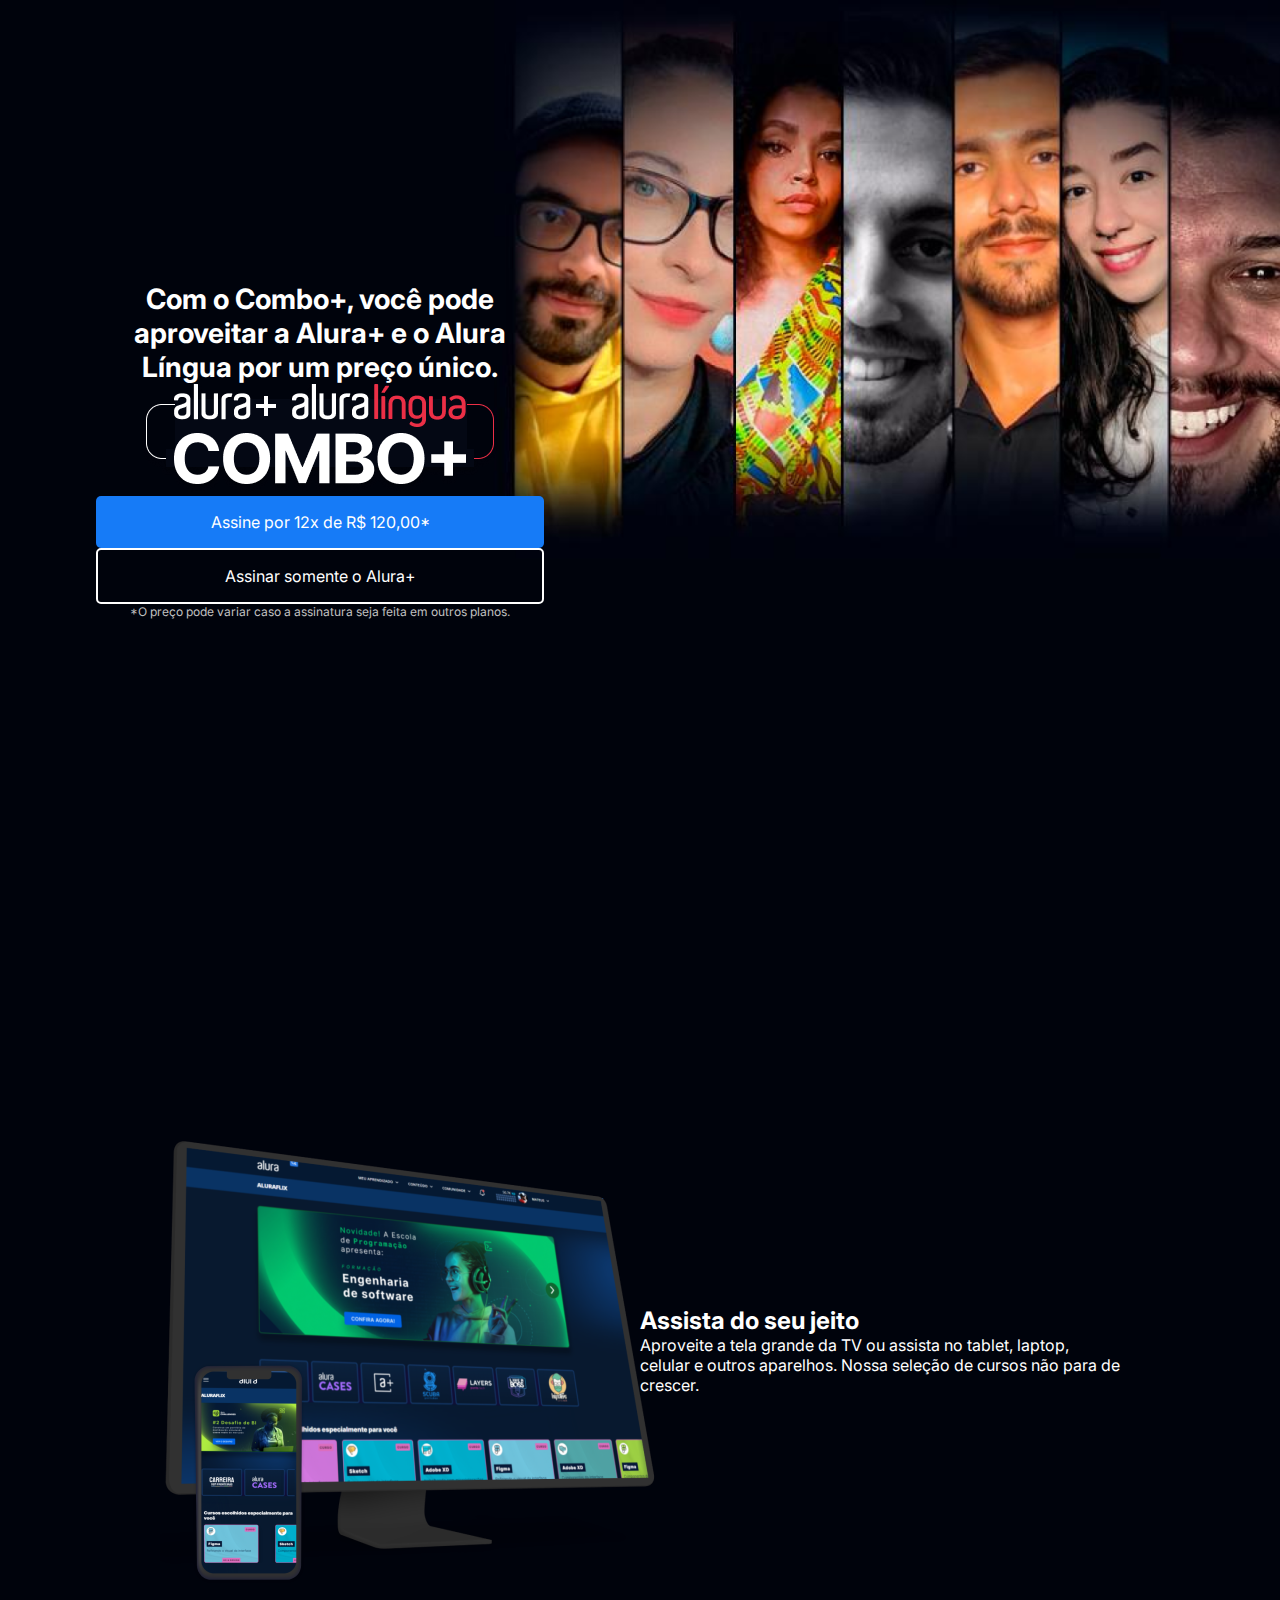
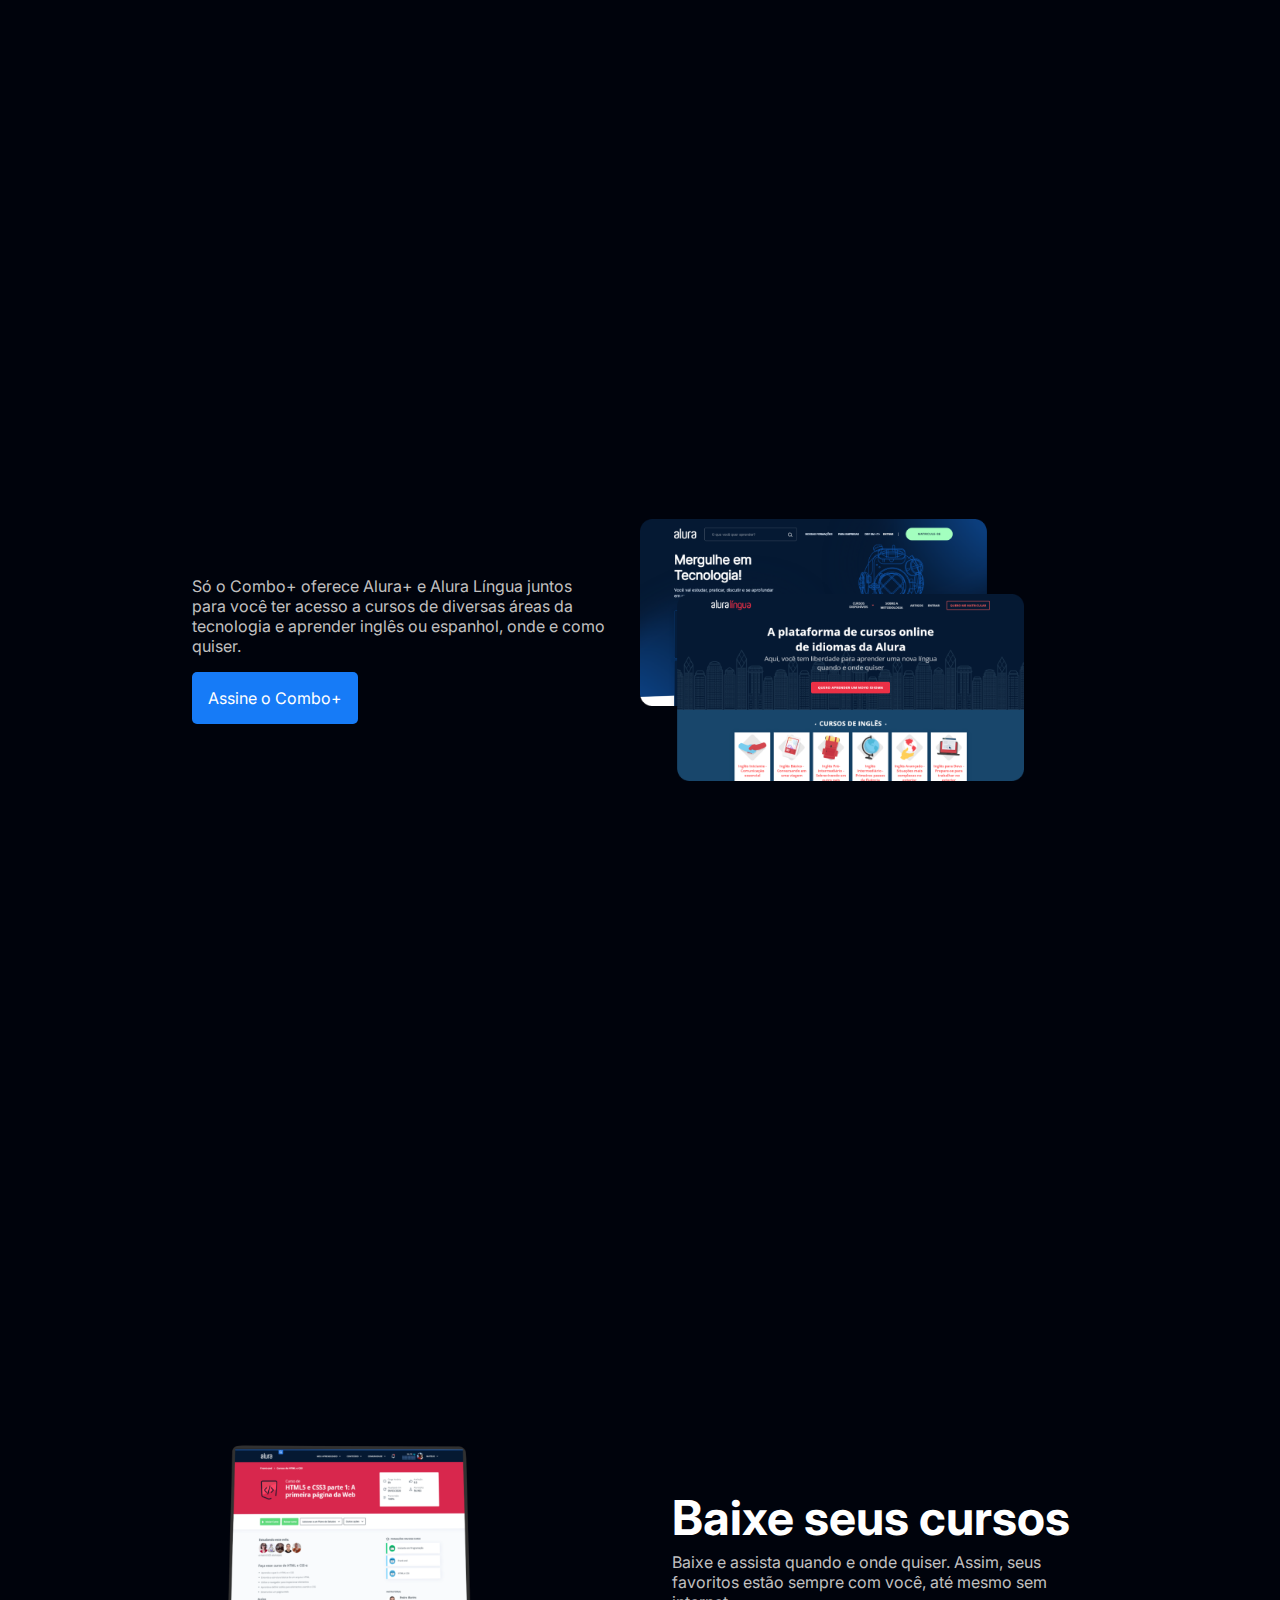
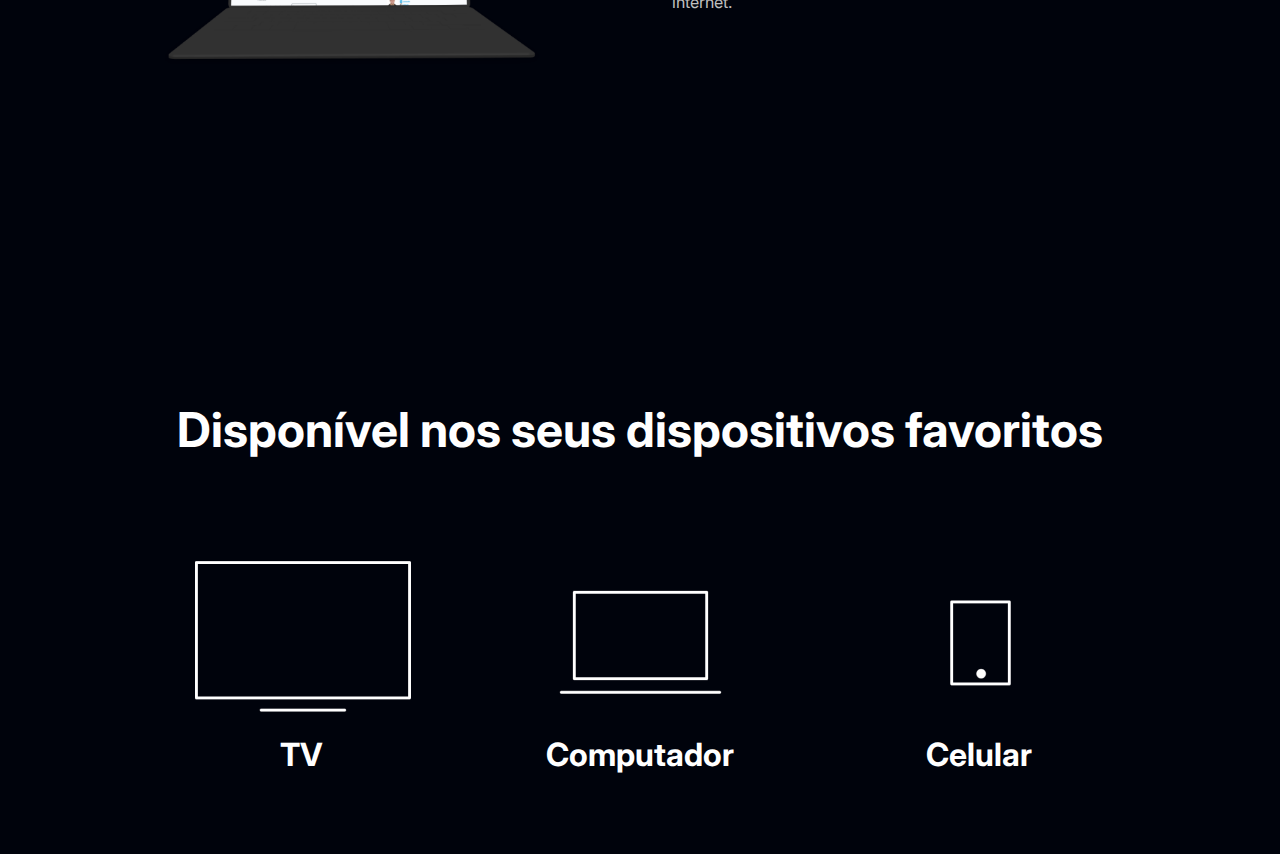
<file: alura-plus-main/alura-plus-main/index.html>
<!DOCTYPE html>
<html>

<head>
    <title>Alura Plus</title>
    <meta charset="UTF-8">
    <meta name="viewport" content="width=device-width, initial-scale=1">
    <link rel="stylesheet" href="styles.css">
    <link rel="preconnect" href="https://fonts.googleapis.com">
    <link rel="preconnect" href="https://fonts.gstatic.com" crossorigin>
    <link href="https://fonts.googleapis.com/css2?family=Inter:wght@400;700&display=swap" rel="stylesheet">
</head>

<body>
    <section class="principal container">
        <div class="container__caixa">
            <h1 class="container__titulo">Com o Combo+, você pode aproveitar a Alura+ e o Alura Língua por um preço
                único.</h1>
            <img src="Combo.png" alt="O combo+ é a junção do alura+ e o alura língua">
            <a href="www.alura.com.br" class="container__botao">Assine por 12x de R$ 120,00*</a>
            <a href="www.alura.com.br" class="container__botao botao_secundario">Assinar somente o Alura+</a>
            <p class="container__aviso">*O preço pode variar caso a assinatura seja feita em outros planos.</p>
        </div>
    </section>

    <section class="container secundario">
        <img src="Plataformas.png" alt="Um monitor e um celular com o alura plus aberto" class="secundario_imagem">
        <div class="container_descricao">
        <h2 class="descricao_titulo">Assista do seu jeito</h2>
        <p class="descricao_texto">Aproveite a tela grande da TV ou assista no tablet, laptop, celular e outros aparelhos. Nossa seleção de cursos não para de crescer.</p>
        </div>
    </section>

    <section class="container secundario">
        <div class="container__descricao">
            <p class="descricao__texto">
                Só o Combo+ oferece Alura+ e Alura Língua juntos para você ter acesso a cursos de diversas áreas da
                tecnologia e aprender inglês ou espanhol, onde e como quiser.
            </p>
            <a href="www.alura.com.br" class="container__botao secundario__botao" container>Assine o Combo+</a>
        </div>
        <img src="Telas.png" alt="Tela do alura+ e alura língua" class="secundario__imagem">
    </section>

    <section class="container secundario">
        <img src="Notebook.png" alt="Notebook com a página do curso HTML5 e CSS3 da Alura aberta"
            class="secundario__imagem">
        <div class="container__descricao">
            <h2 class="descricao__titulo">Baixe seus cursos</h2>
            <p class="descricao__texto">Baixe e assista quando e onde quiser. Assim, seus favoritos estão sempre com você, até mesmo sem internet.</p>
            </div>
        </section>

        <section class="dispositivos">
            <h2 class="dispositivos__titulo">Disponível nos seus dispositivos favoritos</h2>
            <ul class="dispositivos__lista">
                <li>
                    <img src="tv.png" alt="Ícone de televisão">
                    <h3 class="lista__item">TV</h3>
                </li>
                <li>
                    <img src="computador.png" alt="Ícone de computador">
                    <h3 class="lista__item">Computador</h3>
                </li>
                <li>
                    <img src="celular.png" alt="Ícone de celular">
                    <h3 class="lista__item">Celular</h3>
                </li>
            </ul>
        </section>
    </body>
    
    </html>
</file>
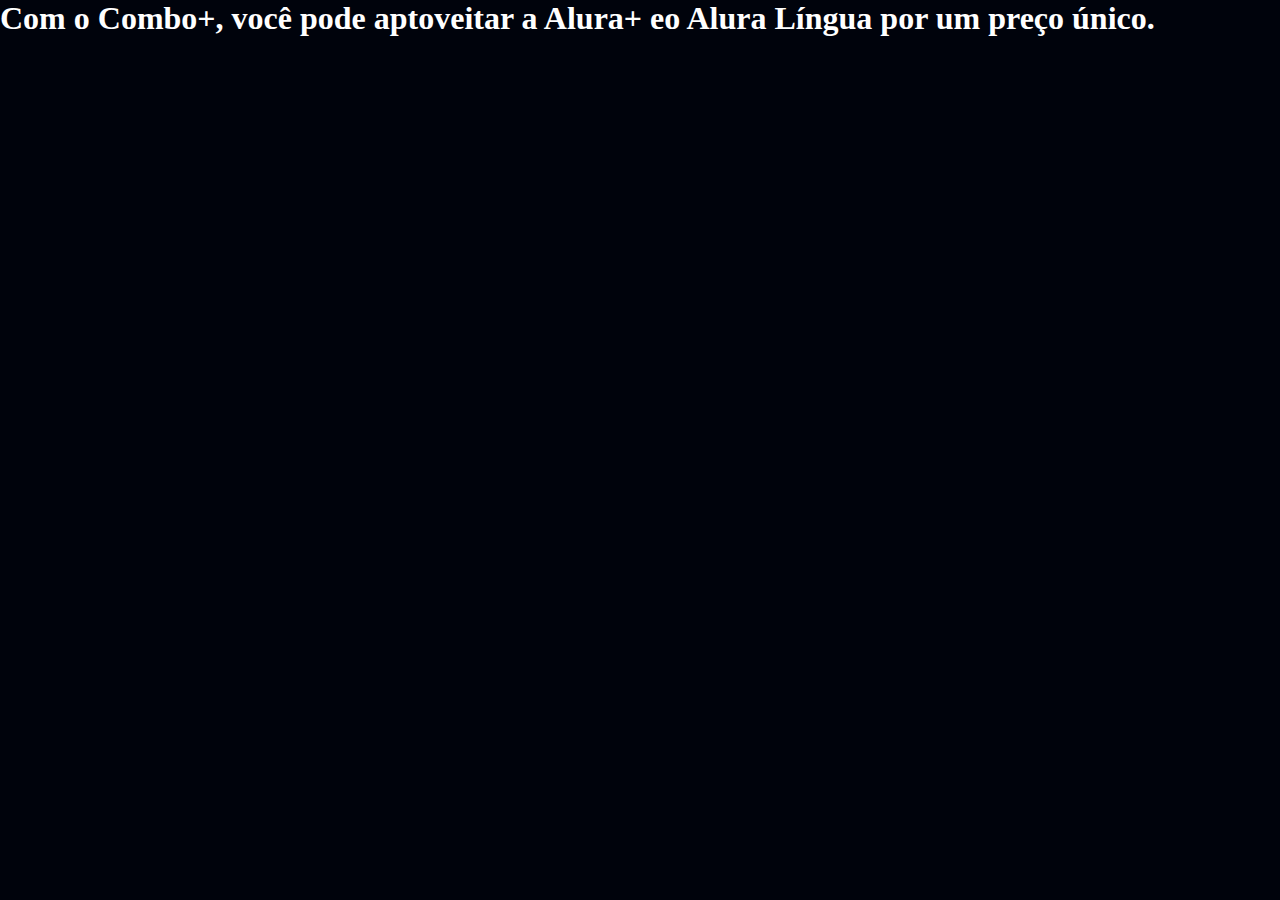
<file: alura-plus-main/alura-plus-main/alura plus/index.html>
<!DOCTYPE html>
<html>

<head>
    <title>Alura Plus</title>
    <meta charset="UTF-8">
    <meta name="viewport" content="width=device-width, initial-scale=1">
    <link rel="stylesheet" href="styles.css">
</head>

<body>
    <h1>Com o Combo+, você pode aptoveitar a Alura+ eo Alura Língua por um preço único.</h1>
</body>

</html>
</file>
<file: alura-plus-main/alura-plus-main/styles.css>
:root {
    --branco-principal: #FFFFFF;
    --cinza-secundario: #C0C0C0;
    --botao-azul: #167BF7;
    --cor-de-fundo: #00030C;
    --fonte-principal: 'Inter';
}

body {
    background-color: var(--cor-de-fundo);
    color: var(--branco-principal);
    font-family: var(--fonte-principal);
    font-size: 16px;
    font-weight: 400;
}

* {
    margin: 0;
    padding: 0;
}

.principal {
    background-image: url("Background.png");
    background-repeat: no-repeat;
    background-size: contain;
    align-items: center;
    text-align: center;
}

.container {
    height: 100vh;
    display: grid;
    grid-template-columns: 50% 50%;
}

.container__botao {
    background-color: var(--botao-azul);
    border-radius: 5px;
    padding: 1em;
    color: var(--branco-principal);
    display: block;
    text-decoration: none;
}

.botao_secundario {
    background-color: transparent;
    border: 2px solid var(--branco-principal)
}

.container__aviso {
    font-size: 12px;
    color: var(--cinza-secundario);
}

.container__titulo {
    font-size: 28px;
    font-weight: 700;
}

.container__imagem {
    margin: 1em 0 2em 0;
}

.container__caixa {
    margin: 0 6em;
}

.secundario__imagem {
    width: 80%;
}

.secundario {
    align-items: center;
    margin: 0 10em;
}

.descricao__titulo {
    font-weight: 700;
    font-size: 48px;
    color: var(--branco-principal);
    margin-bottom: 0.1em;
}

.descricao__texto {
    color: var(--cinza-secundario);
}

.secundario__botao {
    display: inline-block;
    margin-top: 1em;
}

.container__descricao {
    padding: 2em;
}

.dispositivos__lista {
    display: flex;
    justify-content: center;
    list-style-type: none;
    margin: 5em 0;
}

.dispositivos {
    text-align: center;
}

.dispositivos__titulo {
    font-size: 48px;
    color: var(--branco-principal);
}

.lista__item {
    font-size: 32px;
    color: var(--branco-principal);
}
</file>
<file: alura-plus-main/alura-plus-main/alura plus/styles.css>
:root {
    --branco-principal: #FFFFFF;
    --cinza-secundario: #C0C0C0;
    --botao-azul: #167bf7;
    --cor-de-fundo: #00030c;
}

body {
    background-color: var(--cor-de-fundo);
    color: var(--branco-principal);
}

*{
    margin: 0;
    padding: 0;
}

.principal {
    background-image: url("img/Background.png");
    background-repeat: no-repeat;
    background-size: contain;
}

.container {
    height: 100vh;
    display: grid;
    grid-template-columns: 50% 50%;
}

.container__botao {
    background-color: var(--botao-azul);
    border-radius: 5px;
    padding: 1em;
    color: var(--branco-principal);
    display: block;
}

.botao_secundario {
    background-color: transparent;
    border: 2px solid var(--branco-principal)
}
</file>
